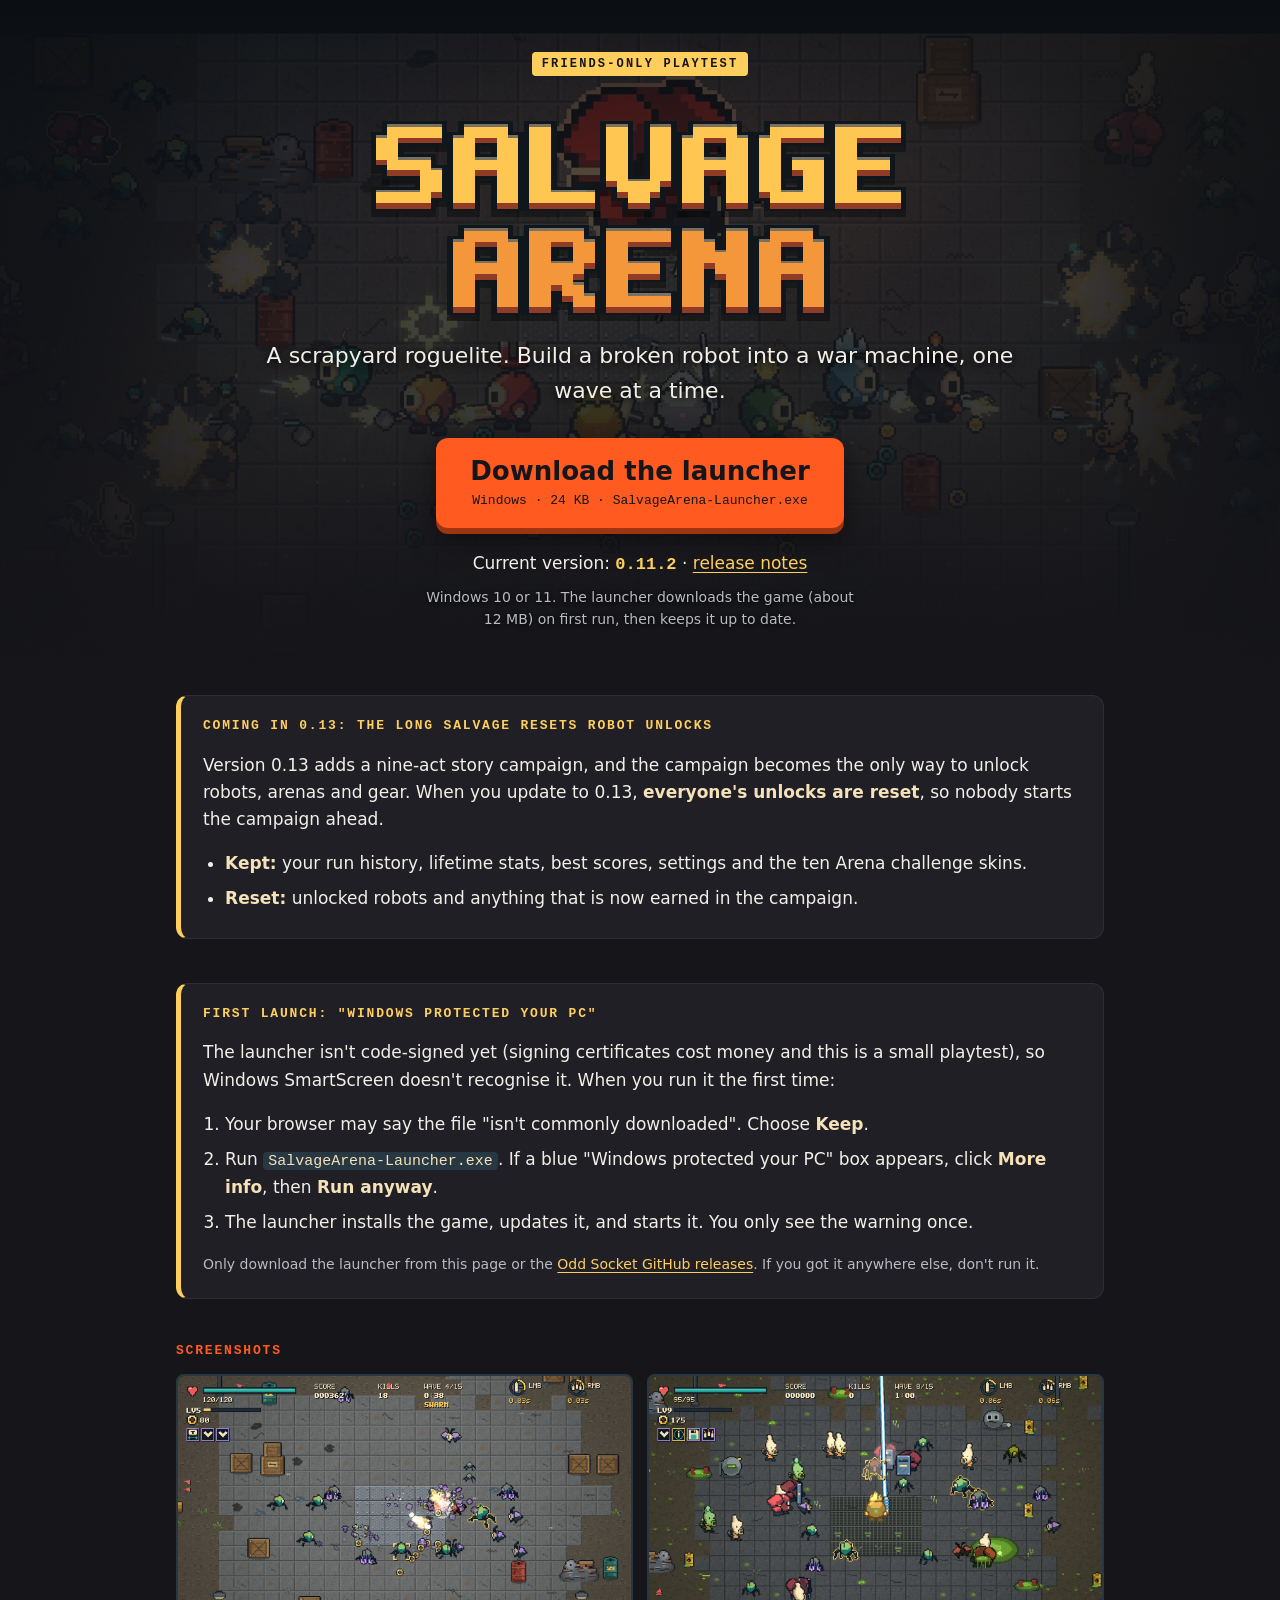
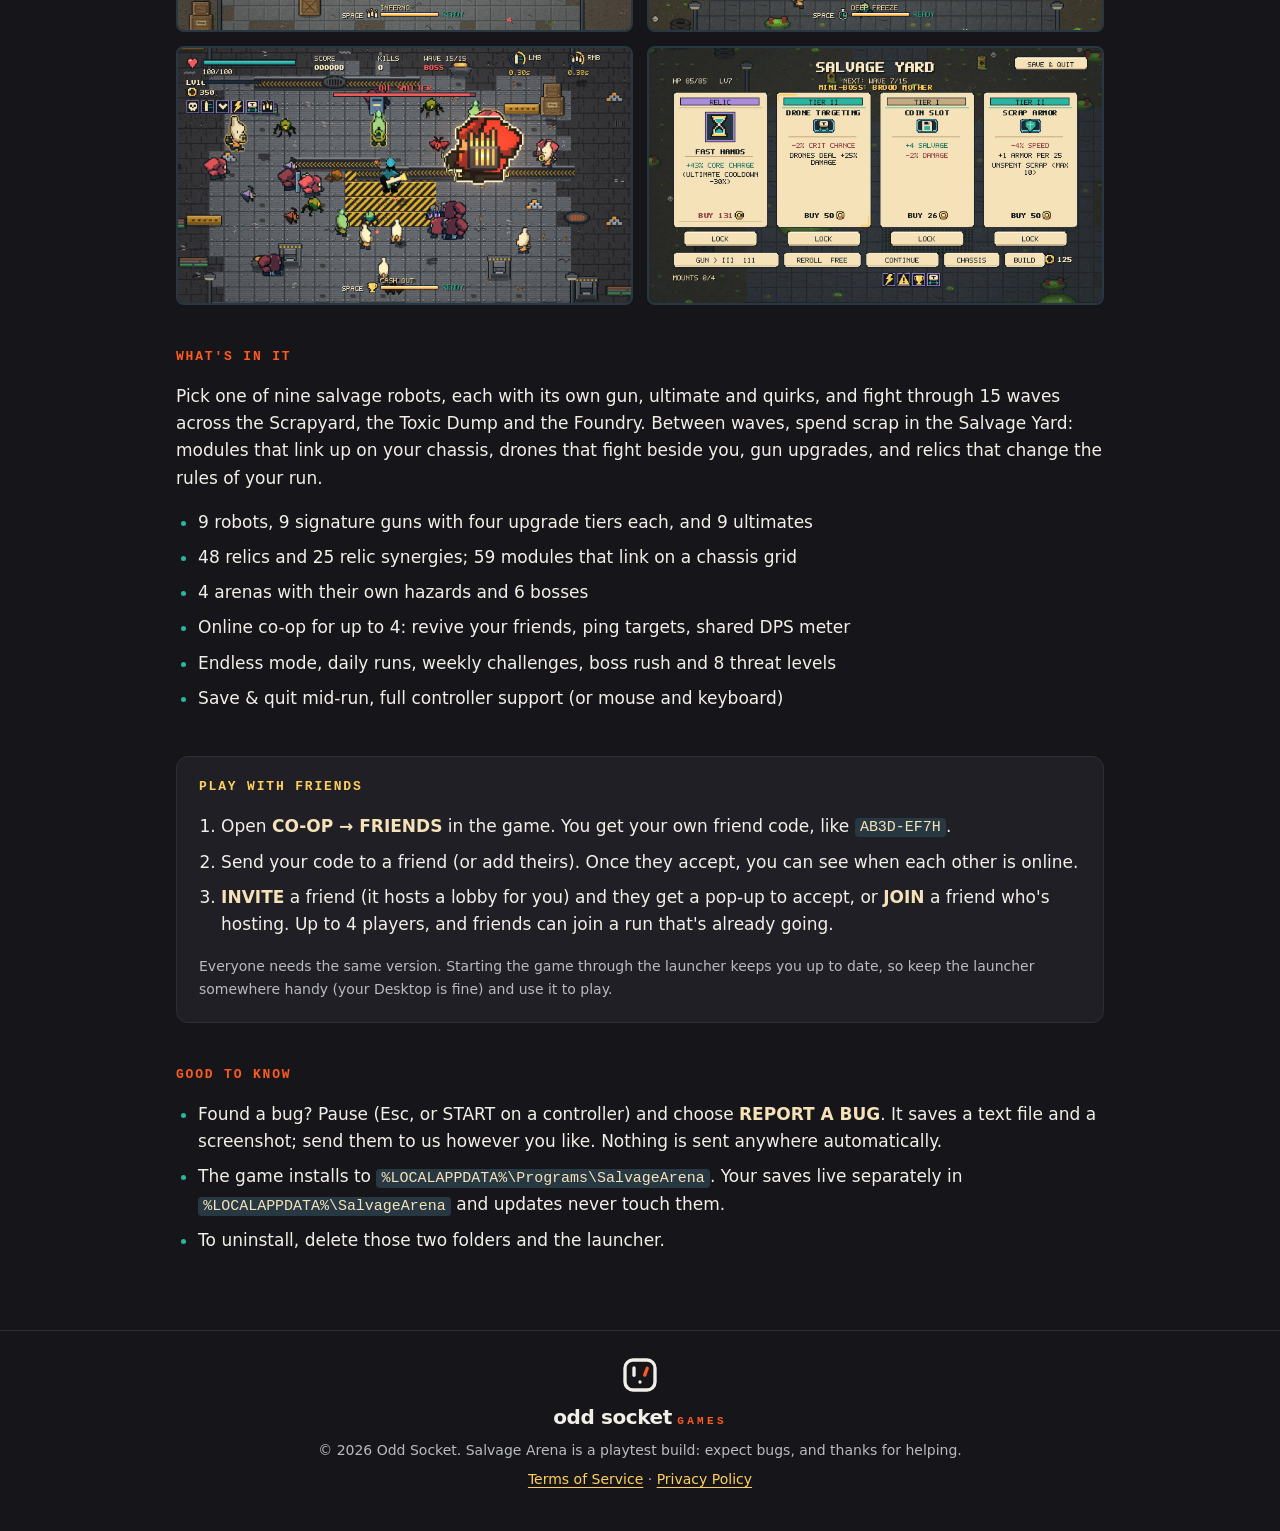
<file: index.html>
<!doctype html>
<html lang="en">
<head>
<meta charset="utf-8">
<meta name="viewport" content="width=device-width, initial-scale=1">
<!-- Friends-only playtest: keep search engines out. Delete this line at public launch (see DEPLOY.md). -->
<meta name="robots" content="noindex, nofollow">
<meta http-equiv="Content-Security-Policy" content="default-src 'self'; img-src 'self'; style-src 'self'; script-src 'self'; connect-src https://api.github.com; base-uri 'none'; form-action 'none'">
<meta name="referrer" content="no-referrer">
<title>Salvage Arena – playtest download</title>
<meta name="description" content="A scrapyard roguelite. Build a broken robot into a war machine, one wave at a time. Friends-only playtest for Windows.">
<meta name="theme-color" content="#16161A">
<!-- Link previews (Discord, etc.). These must be absolute URLs; change them if the site lives at a different address. -->
<meta property="og:title" content="Salvage Arena – playtest">
<meta property="og:description" content="A scrapyard roguelite. Solo or online co-op for up to 4. Windows download.">
<meta property="og:type" content="website">
<meta property="og:url" content="https://oddsocketgames.github.io/salvage-arena/">
<meta property="og:image" content="https://oddsocketgames.github.io/salvage-arena/social.jpg">
<meta name="twitter:card" content="summary_large_image">
<link rel="icon" href="odd-socket-mark.svg" type="image/svg+xml">
<link rel="stylesheet" href="style.css">
</head>
<body>
<a class="skip" href="#download">Skip to download</a>

<header class="hero">
  <img class="hero-bg" src="hero-scrapyard.jpg" alt="" width="1600" height="900">
  <div class="hero-inner">
    <p class="tag">Friends-only playtest</p>
    <h1><img class="logo pixel" src="salvage-arena-logo.png" width="1230" height="492" alt="Salvage Arena"></h1>
    <p class="pitch">A scrapyard roguelite. Build a broken robot into a war machine, one wave at a time.</p>

    <div id="download" class="dl">
      <a class="btn" href="https://github.com/oddsocketgames/salvage-arena-releases/releases/latest/download/SalvageArena-Launcher.exe">
        <span class="btn-main">Download the launcher</span>
        <span class="btn-sub">Windows · 24 KB · SalvageArena-Launcher.exe</span>
      </a>
      <p class="ver">Current version: <strong id="ver">0.11.2</strong> <span id="ver-date"></span>
        · <a id="ver-link" href="https://github.com/oddsocketgames/salvage-arena-releases/releases/latest">release notes</a></p>
      <p class="small">Windows 10 or 11. The launcher downloads the game (about 12 MB) on first run, then keeps it up to date.</p>
    </div>
  </div>
</header>

<main>
  <section class="card warn" aria-labelledby="reset">
    <h2 id="reset">Coming in 0.13: THE LONG SALVAGE resets robot unlocks</h2>
    <p>Version 0.13 adds a nine-act story campaign, and the campaign becomes the only way to unlock robots, arenas and
      gear. When you update to 0.13, <strong>everyone's unlocks are reset</strong>, so nobody starts the campaign ahead.</p>
    <ul>
      <li><strong>Kept:</strong> your run history, lifetime stats, best scores, settings and the ten Arena challenge skins.</li>
      <li><strong>Reset:</strong> unlocked robots and anything that is now earned in the campaign.</li>
    </ul>
  </section>

  <section class="card warn" aria-labelledby="first">
    <h2 id="first">First launch: "Windows protected your PC"</h2>
    <p>The launcher isn't code-signed yet (signing certificates cost money and this is a small playtest), so Windows SmartScreen
      doesn't recognise it. When you run it the first time:</p>
    <ol>
      <li>Your browser may say the file "isn't commonly downloaded". Choose <strong>Keep</strong>.</li>
      <li>Run <code>SalvageArena-Launcher.exe</code>. If a blue "Windows protected your PC" box appears, click
        <strong>More info</strong>, then <strong>Run anyway</strong>.</li>
      <li>The launcher installs the game, updates it, and starts it. You only see the warning once.</li>
    </ol>
    <p class="small">Only download the launcher from this page or the
      <a href="https://github.com/oddsocketgames/salvage-arena-releases/releases">Odd Socket GitHub releases</a>.
      If you got it anywhere else, don't run it.</p>
  </section>

  <section aria-labelledby="shots">
    <h2 id="shots">Screenshots</h2>
    <ul class="shots">
      <li><a href="shot-scrapyard.jpg"><img src="shot-scrapyard.jpg" width="1280" height="720" loading="lazy"
        alt="A robot fighting a swarm of insect-like enemies on the cracked concrete of the Scrapyard, with an explosion of scrap in the middle."></a></li>
      <li><a href="shot-toxic.jpg"><img src="shot-toxic.jpg" width="1280" height="720" loading="lazy"
        alt="A golden robot firing a long ice beam in the Toxic Dump, surrounded by enemies and green sludge pools."></a></li>
      <li><a href="shot-smelter.jpg"><img src="shot-smelter.jpg" width="1280" height="720" loading="lazy"
        alt="Wave 15 boss fight against The Smelter, a huge red furnace, on the hazard-striped floor of the Foundry."></a></li>
      <li><a href="shot-shop.jpg"><img src="shot-shop.jpg" width="1280" height="720" loading="lazy"
        alt="The Salvage Yard shop between waves, offering a relic and three modules to buy with scrap."></a></li>
    </ul>
  </section>

  <section aria-labelledby="what">
    <h2 id="what">What's in it</h2>
    <p>Pick one of nine salvage robots, each with its own gun, ultimate and quirks, and fight through 15 waves across the
      Scrapyard, the Toxic Dump and the Foundry. Between waves, spend scrap in the Salvage Yard: modules that link up on your
      chassis, drones that fight beside you, gun upgrades, and relics that change the rules of your run.</p>
    <ul class="feat">
      <li>9 robots, 9 signature guns with four upgrade tiers each, and 9 ultimates</li>
      <li>48 relics and 25 relic synergies; 59 modules that link on a chassis grid</li>
      <li>4 arenas with their own hazards and 6 bosses</li>
      <li>Online co-op for up to 4: revive your friends, ping targets, shared DPS meter</li>
      <li>Endless mode, daily runs, weekly challenges, boss rush and 8 threat levels</li>
      <li>Save &amp; quit mid-run, full controller support (or mouse and keyboard)</li>
    </ul>
  </section>

  <section class="card" aria-labelledby="friends">
    <h2 id="friends">Play with friends</h2>
    <ol>
      <li>Open <strong>CO-OP → FRIENDS</strong> in the game. You get your own friend code, like <code>AB3D-EF7H</code>.</li>
      <li>Send your code to a friend (or add theirs). Once they accept, you can see when each other is online.</li>
      <li><strong>INVITE</strong> a friend (it hosts a lobby for you) and they get a pop-up to accept, or <strong>JOIN</strong> a friend who's hosting. Up to 4 players,
        and friends can join a run that's already going.</li>
    </ol>
    <p class="small">Everyone needs the same version. Starting the game through the launcher keeps you up to date, so keep the
      launcher somewhere handy (your Desktop is fine) and use it to play.</p>
  </section>

  <section aria-labelledby="help">
    <h2 id="help">Good to know</h2>
    <ul class="feat">
      <li>Found a bug? Pause (Esc, or START on a controller) and choose <strong>REPORT A BUG</strong>. It saves a text file and a
        screenshot; send them to us however you like. Nothing is sent anywhere automatically.</li>
      <li>The game installs to <code>%LOCALAPPDATA%\Programs\SalvageArena</code>. Your saves live separately in
        <code>%LOCALAPPDATA%\SalvageArena</code> and updates never touch them.</li>
      <li>To uninstall, delete those two folders and the launcher.</li>
    </ul>
  </section>
</main>

<footer>
  <img class="mark" src="odd-socket-mark.svg" width="40" height="40" alt="">
  <p><span class="wordmark">odd socket</span> <span class="games">GAMES</span></p>
  <p class="small">© 2026 Odd Socket. Salvage Arena is a playtest build: expect bugs, and thanks for helping.</p>
  <p class="small"><a href="terms.html">Terms of Service</a> &middot; <a href="privacy.html">Privacy Policy</a></p>
</footer>

<dialog id="viewer" aria-label="Screenshot">
  <button type="button" class="viewer-close" aria-label="Close screenshot">&times;</button>
  <img alt="">
</dialog>
<script src="viewer.js" defer></script>
<script src="version.js" defer></script>
</body>
</html>
</file>
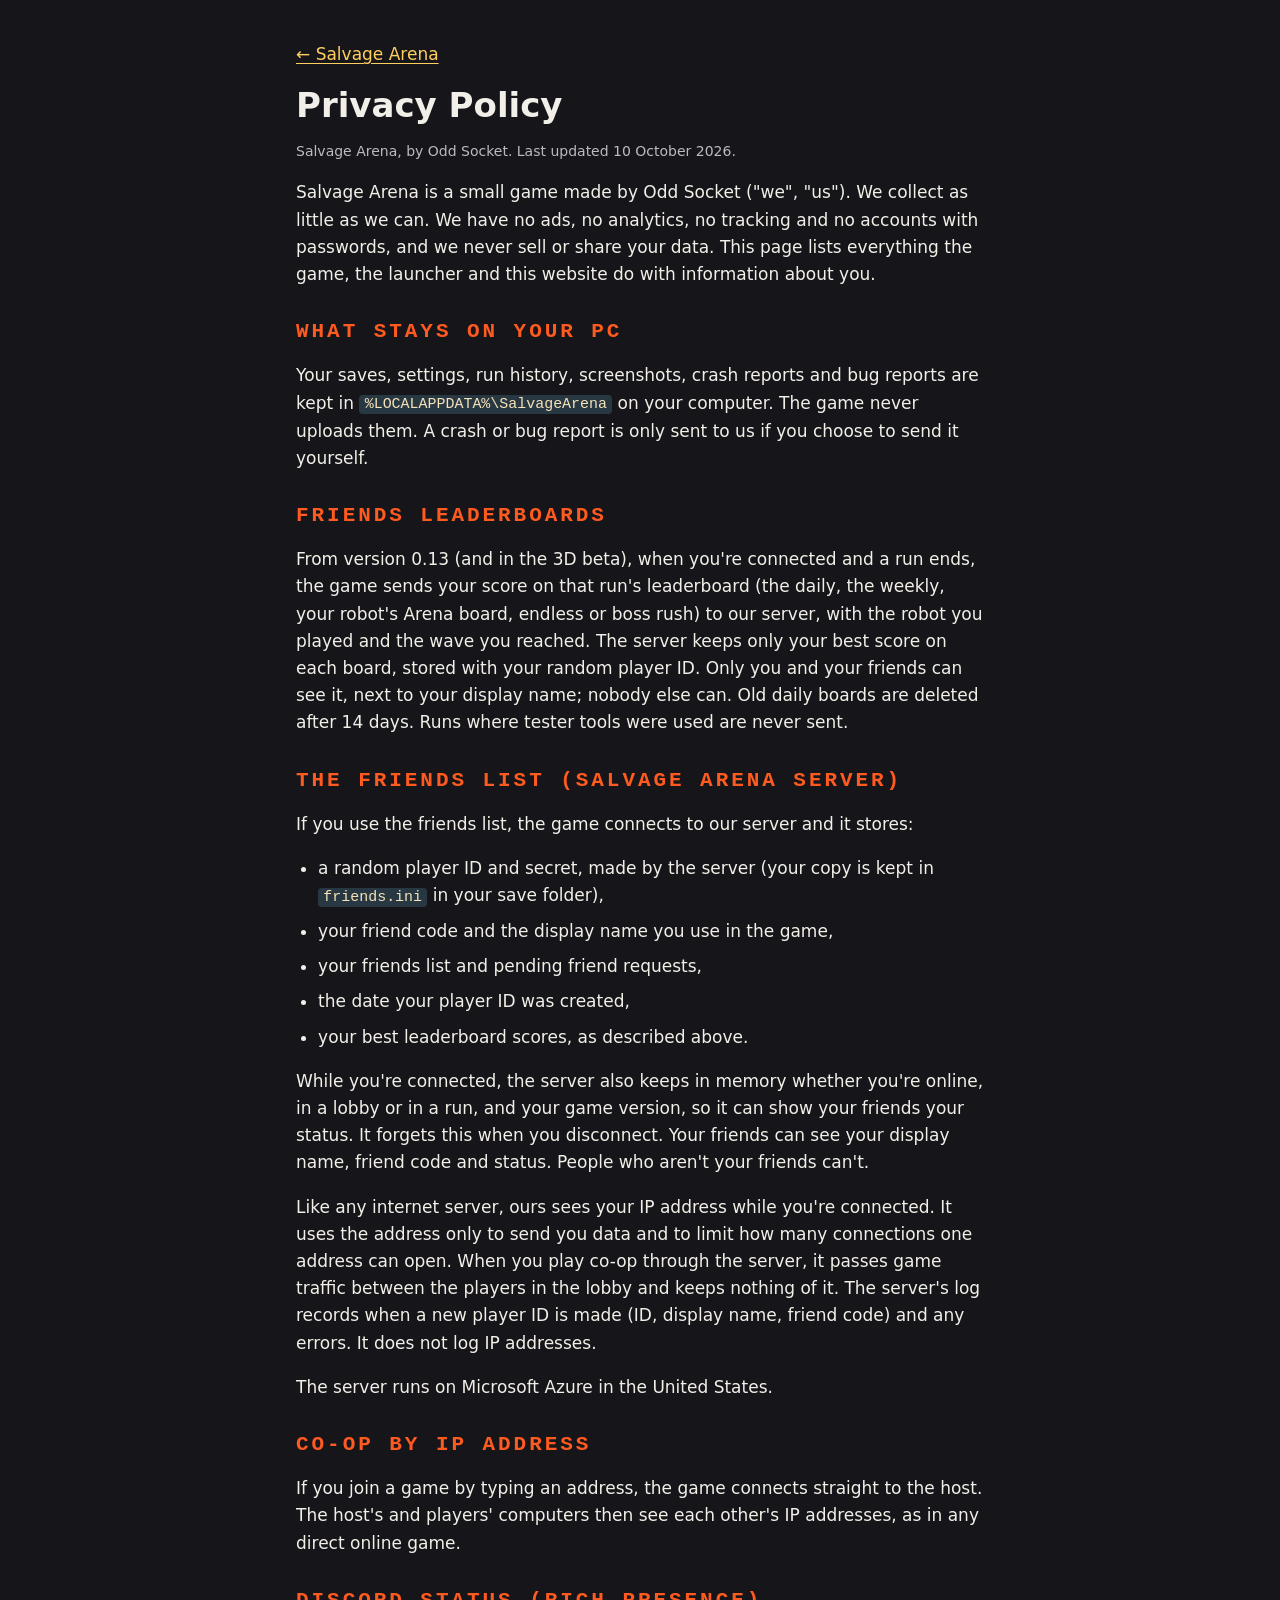
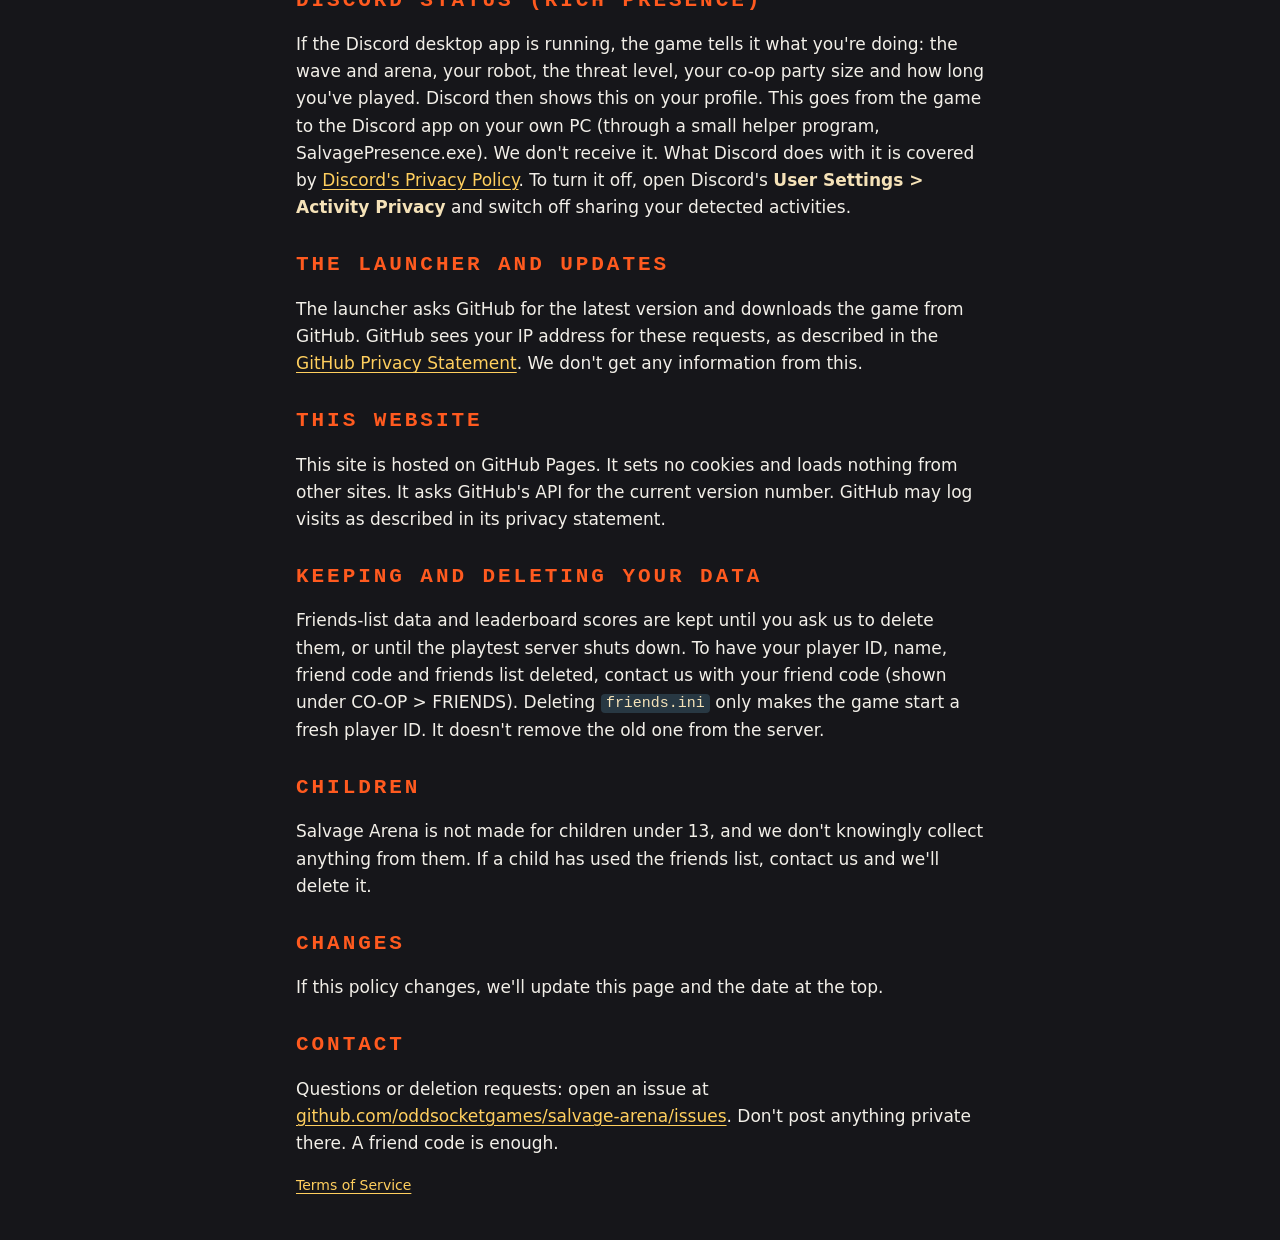
<file: privacy.html>
<!doctype html>
<html lang="en">
<head>
<meta charset="utf-8">
<meta name="viewport" content="width=device-width, initial-scale=1">
<meta name="robots" content="noindex, nofollow">
<meta http-equiv="Content-Security-Policy" content="default-src 'self'; img-src 'self'; style-src 'self'; script-src 'self'; base-uri 'none'; form-action 'none'">
<meta name="referrer" content="no-referrer">
<title>Salvage Arena – Privacy Policy</title>
<meta name="theme-color" content="#16161A">
<link rel="icon" href="odd-socket-mark.svg" type="image/svg+xml">
<link rel="stylesheet" href="style.css">
</head>
<body>
<main class="legal">
  <p><a href="./">&larr; Salvage Arena</a></p>
  <h1>Privacy Policy</h1>
  <p class="small">Salvage Arena, by Odd Socket. Last updated 10 October 2026.</p>

  <p>Salvage Arena is a small game made by Odd Socket ("we", "us"). We collect as little as we can. We have no ads,
    no analytics, no tracking and no accounts with passwords, and we never sell or share your data.
    This page lists everything the game, the launcher and this website do with information about you.</p>

  <h2>What stays on your PC</h2>
  <p>Your saves, settings, run history, screenshots, crash reports and bug reports are kept in
    <code>%LOCALAPPDATA%\SalvageArena</code> on your computer. The game never uploads them. A crash or bug report is only sent
    to us if you choose to send it yourself.</p>

  <h2>Friends leaderboards</h2>
  <p>From version 0.13 (and in the 3D beta), when you're connected and a run ends, the game sends your score on that run's leaderboard (the
    daily, the weekly, your robot's Arena board, endless or boss rush) to our server, with the robot you played and the
    wave you reached. The server keeps only your best score on each board, stored with your random player ID. Only you
    and your friends can see it, next to your display name; nobody else can. Old daily boards are deleted after 14 days.
    Runs where tester tools were used are never sent.</p>

  <h2>The friends list (Salvage Arena server)</h2>
  <p>If you use the friends list, the game connects to our server and it stores:</p>
  <ul>
    <li>a random player ID and secret, made by the server (your copy is kept in <code>friends.ini</code> in your save folder),</li>
    <li>your friend code and the display name you use in the game,</li>
    <li>your friends list and pending friend requests,</li>
    <li>the date your player ID was created,</li>
    <li>your best leaderboard scores, as described above.</li>
  </ul>
  <p>While you're connected, the server also keeps in memory whether you're online, in a lobby or in a run, and your
    game version, so it can show your friends your status. It forgets this when you disconnect. Your friends can see your display name,
    friend code and status. People who aren't your friends can't.</p>
  <p>Like any internet server, ours sees your IP address while you're connected. It uses the address only to send you
    data and to limit how many connections one address can open. When you play co-op through the server, it passes
    game traffic between the players in the lobby and keeps nothing of it. The server's log records when a new player ID
    is made (ID, display name, friend code) and any errors. It does not log IP addresses.</p>
  <p>The server runs on Microsoft Azure in the United States.</p>

  <h2>Co-op by IP address</h2>
  <p>If you join a game by typing an address, the game connects straight to the host. The host's and players'
    computers then see each other's IP addresses, as in any direct online game.</p>

  <h2>Discord status (Rich Presence)</h2>
  <p>If the Discord desktop app is running, the game tells it what you're doing: the wave and arena, your robot,
    the threat level, your co-op party size and how long you've played. Discord then shows this on your profile. This
    goes from the game to the Discord app on your own PC (through a small helper program, SalvagePresence.exe). We don't
    receive it. What Discord does with it is covered by
    <a href="https://discord.com/privacy">Discord's Privacy Policy</a>. To turn it off, open Discord's
    <strong>User Settings &gt; Activity Privacy</strong> and switch off sharing your detected activities.</p>

  <h2>The launcher and updates</h2>
  <p>The launcher asks GitHub for the latest version and downloads the game from GitHub. GitHub sees your
    IP address for these requests, as described in the
    <a href="https://docs.github.com/site-policy/privacy-policies/github-general-privacy-statement">GitHub Privacy Statement</a>.
    We don't get any information from this.</p>

  <h2>This website</h2>
  <p>This site is hosted on GitHub Pages. It sets no cookies and loads nothing from other sites. It asks
    GitHub's API for the current version number. GitHub may log visits as described in its privacy statement.</p>

  <h2>Keeping and deleting your data</h2>
  <p>Friends-list data and leaderboard scores are kept until you ask us to delete them, or until the playtest server shuts down. To have your player ID,
    name, friend code and friends list deleted, contact us with your friend code (shown under CO-OP &gt; FRIENDS).
    Deleting <code>friends.ini</code> only makes the game start a fresh player ID. It doesn't remove the old one from the server.</p>

  <h2>Children</h2>
  <p>Salvage Arena is not made for children under 13, and we don't knowingly collect anything from them. If a child has
    used the friends list, contact us and we'll delete it.</p>

  <h2>Changes</h2>
  <p>If this policy changes, we'll update this page and the date at the top.</p>

  <h2>Contact</h2>
  <p>Questions or deletion requests: open an issue at
    <a href="https://github.com/oddsocketgames/salvage-arena/issues">github.com/oddsocketgames/salvage-arena/issues</a>.
    Don't post anything private there. A friend code is enough.</p>

  <p class="small"><a href="terms.html">Terms of Service</a></p>
</main>
</body>
</html>
</file>
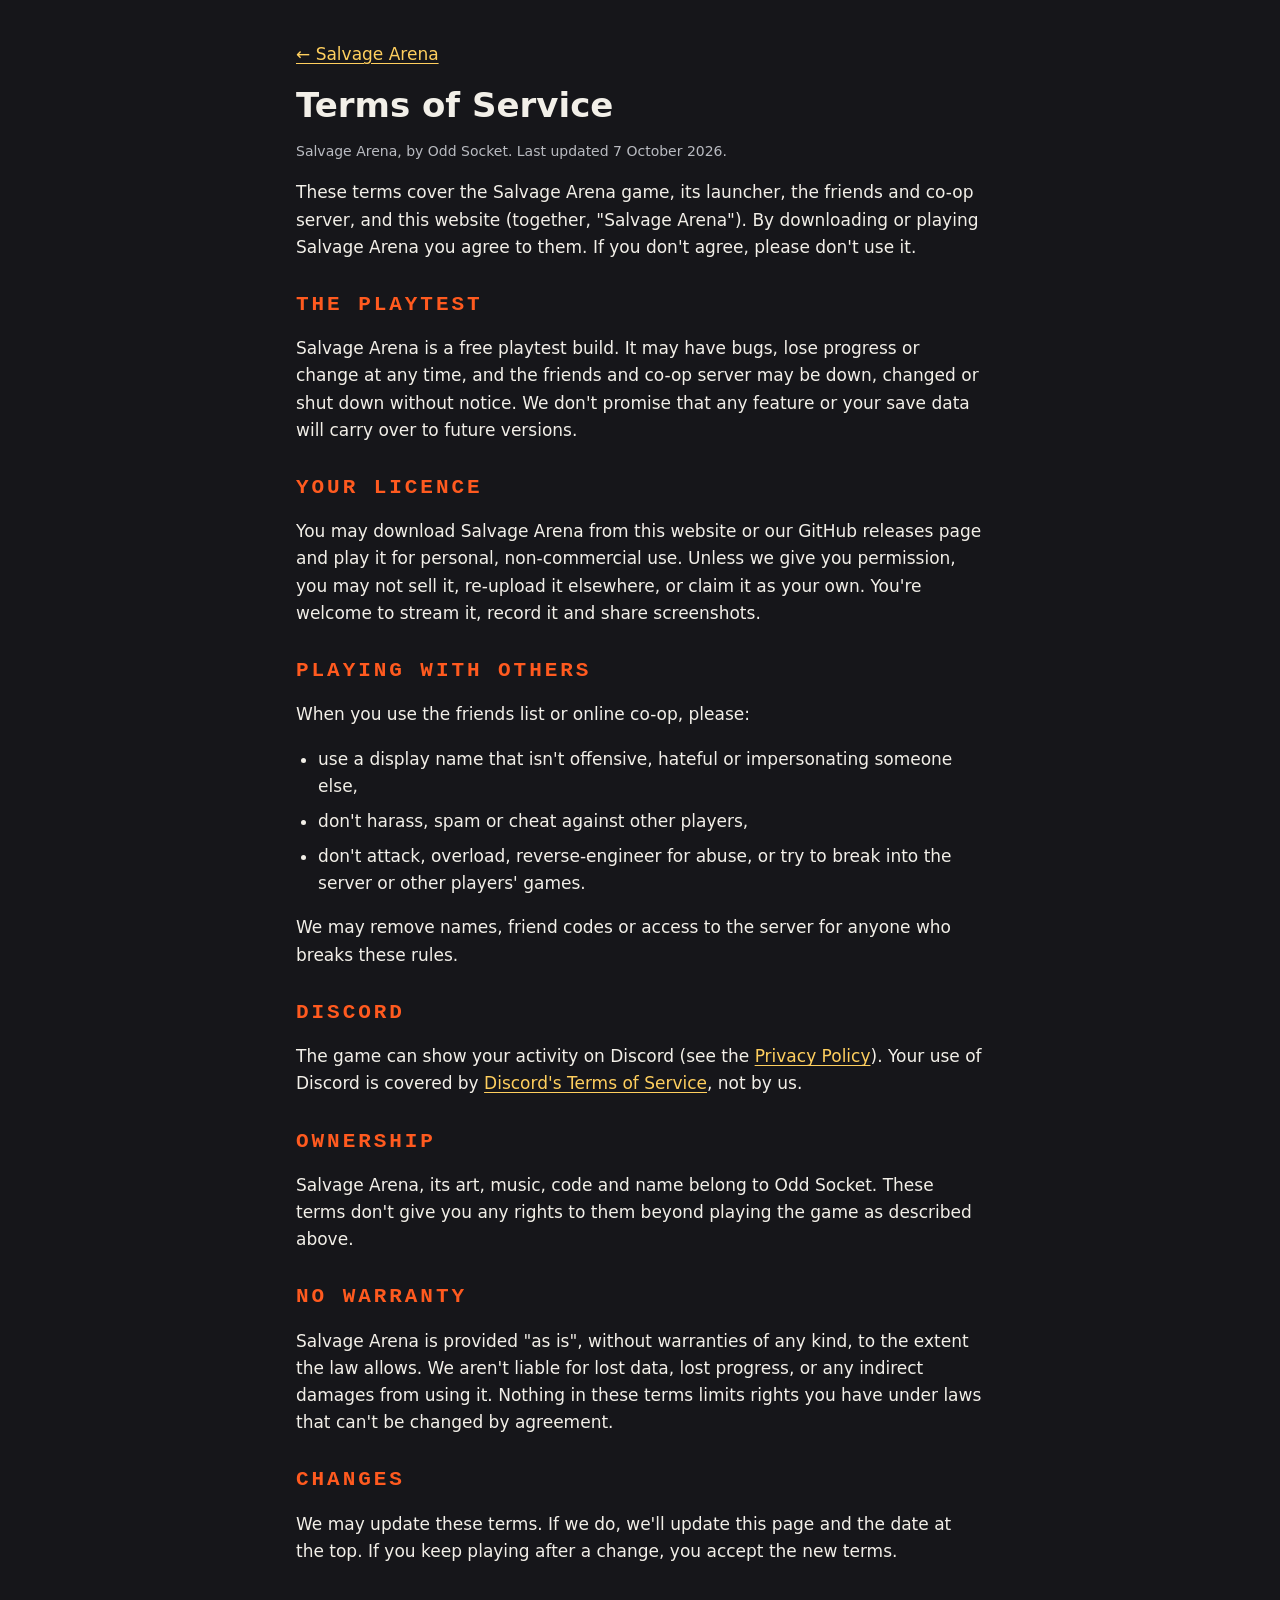
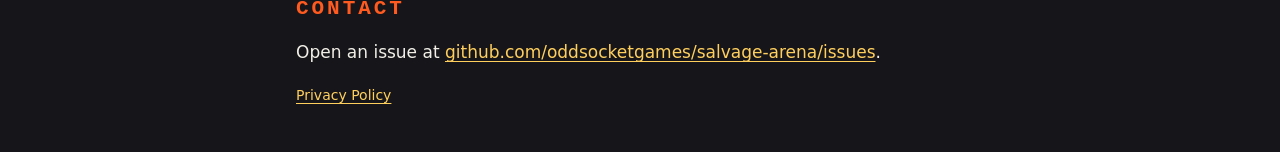
<file: terms.html>
<!doctype html>
<html lang="en">
<head>
<meta charset="utf-8">
<meta name="viewport" content="width=device-width, initial-scale=1">
<meta name="robots" content="noindex, nofollow">
<meta http-equiv="Content-Security-Policy" content="default-src 'self'; img-src 'self'; style-src 'self'; script-src 'self'; base-uri 'none'; form-action 'none'">
<meta name="referrer" content="no-referrer">
<title>Salvage Arena – Terms of Service</title>
<meta name="theme-color" content="#16161A">
<link rel="icon" href="odd-socket-mark.svg" type="image/svg+xml">
<link rel="stylesheet" href="style.css">
</head>
<body>
<main class="legal">
  <p><a href="./">&larr; Salvage Arena</a></p>
  <h1>Terms of Service</h1>
  <p class="small">Salvage Arena, by Odd Socket. Last updated 7 October 2026.</p>

  <p>These terms cover the Salvage Arena game, its launcher, the friends and co-op server, and this website (together,
    "Salvage Arena"). By downloading or playing Salvage Arena you agree to them. If you don't agree, please don't use it.</p>

  <h2>The playtest</h2>
  <p>Salvage Arena is a free playtest build. It may have bugs, lose progress or change at any time, and the friends and co-op server may
    be down, changed or shut down without notice. We don't promise that any feature or your save data will carry over to future versions.</p>

  <h2>Your licence</h2>
  <p>You may download Salvage Arena from this website or our GitHub releases page and play it for personal,
    non-commercial use. Unless we give you permission, you may not sell it, re-upload it elsewhere, or claim it as your
    own. You're welcome to stream it, record it and share screenshots.</p>

  <h2>Playing with others</h2>
  <p>When you use the friends list or online co-op, please:</p>
  <ul>
    <li>use a display name that isn't offensive, hateful or impersonating someone else,</li>
    <li>don't harass, spam or cheat against other players,</li>
    <li>don't attack, overload, reverse-engineer for abuse, or try to break into the server or other players' games.</li>
  </ul>
  <p>We may remove names, friend codes or access to the server for anyone who breaks these rules.</p>

  <h2>Discord</h2>
  <p>The game can show your activity on Discord (see the <a href="privacy.html">Privacy Policy</a>). Your use of Discord
    is covered by <a href="https://discord.com/terms">Discord's Terms of Service</a>, not by us.</p>

  <h2>Ownership</h2>
  <p>Salvage Arena, its art, music, code and name belong to Odd Socket. These terms don't give you any rights to them
    beyond playing the game as described above.</p>

  <h2>No warranty</h2>
  <p>Salvage Arena is provided "as is", without warranties of any kind, to the extent the law allows. We aren't liable
    for lost data, lost progress, or any indirect damages from using it. Nothing in these terms limits rights you have
    under laws that can't be changed by agreement.</p>

  <h2>Changes</h2>
  <p>We may update these terms. If we do, we'll update this page and the date at the top. If you keep playing after a
    change, you accept the new terms.</p>

  <h2>Contact</h2>
  <p>Open an issue at
    <a href="https://github.com/oddsocketgames/salvage-arena/issues">github.com/oddsocketgames/salvage-arena/issues</a>.</p>

  <p class="small"><a href="privacy.html">Privacy Policy</a></p>
</main>
</body>
</html>
</file>
<file: style.css>
/* Salvage Arena playtest page. Studio colours + the game's UI palette. No web fonts are loaded
   (no third-party requests); Space Grotesk / IBM Plex Mono are used if the visitor has them installed. */
:root {
  --carbon: #16161A;
  --lifted: #1F1F25;
  --paper: #F2EFE8;
  --orange: #FF5A1F;
  --steel: #8A8D94;
  --ink: #101820;
  --ivory: #F5E2B8;
  --gold: #FFCF5E;
  --teal: #28B6A2;
  --red: #EF5B5B;
  --steel-ui: #283843;
  --sans: 'Space Grotesk', system-ui, -apple-system, 'Segoe UI', Roboto, sans-serif;
  --mono: 'IBM Plex Mono', ui-monospace, Consolas, 'Cascadia Mono', monospace;
}

* { box-sizing: border-box; }
html { -webkit-text-size-adjust: 100%; }
body {
  margin: 0;
  background: var(--carbon);
  color: var(--paper);
  font: 17px/1.6 var(--sans);
}
img { max-width: 100%; height: auto; display: block; }
.pixel { image-rendering: pixelated; image-rendering: crisp-edges; }

a { color: var(--gold); text-underline-offset: 3px; }
a:hover { color: var(--paper); }
:focus-visible { outline: 3px solid var(--gold); outline-offset: 3px; border-radius: 4px; }

code {
  font-family: var(--mono);
  font-size: .88em;
  background: var(--steel-ui);
  color: var(--ivory);
  padding: .1em .35em;
  border-radius: 4px;
  overflow-wrap: anywhere;
}
strong { color: var(--ivory); }
.small { font-size: 14px; color: #B9BBC1; }

.skip {
  position: absolute; left: 16px; top: -60px;
  background: var(--gold); color: var(--ink); padding: 8px 14px; border-radius: 6px; z-index: 10;
}
.skip:focus { top: 12px; }

/* ---------- hero ---------- */
.hero { position: relative; overflow: hidden; background: var(--ink); }
.hero-bg {
  position: absolute; inset: 0; width: 100%; height: 100%;
  object-fit: cover; opacity: .45;
}
.hero::after {
  content: ""; position: absolute; inset: 0;
  background: linear-gradient(180deg, rgba(22,22,26,.25) 0%, rgba(22,22,26,.7) 65%, var(--carbon) 100%);
}
.hero-inner {
  position: relative; z-index: 1;
  max-width: 820px; margin: 0 auto; padding: 48px 16px 56px; text-align: center;
}
.tag {
  display: inline-block; margin: 0 0 18px;
  font: 600 12px/1 var(--mono); letter-spacing: .18em; text-transform: uppercase;
  color: var(--carbon); background: var(--gold); padding: 6px 10px; border-radius: 4px;
}
h1 { margin: 0; }
.logo { width: min(560px, 92%); margin: 0 auto; filter: drop-shadow(0 6px 0 rgba(0,0,0,.35)); }
.pitch { font-size: clamp(18px, 3.4vw, 22px); margin: 20px auto 30px; max-width: 34em; text-shadow: 0 2px 8px #000; }

.dl { display: flex; flex-direction: column; align-items: center; gap: 4px; }
.btn {
  display: inline-flex; flex-direction: column; align-items: center;
  background: var(--orange); color: var(--carbon); text-decoration: none;
  padding: 18px 34px; border-radius: 12px;
  box-shadow: 0 6px 0 #9E3410, 0 10px 28px rgba(0,0,0,.5);
  transition: transform .08s ease, box-shadow .08s ease, background .15s;
  max-width: 100%;
}
.btn:hover { background: #FF7240; color: var(--carbon); }
.btn:active { transform: translateY(4px); box-shadow: 0 2px 0 #9E3410, 0 4px 14px rgba(0,0,0,.5); }
.btn:focus-visible { outline-color: var(--paper); }
.btn-main { font-weight: 700; font-size: clamp(20px, 5vw, 26px); line-height: 1.2; }
.btn-sub { font: 500 13px/1.4 var(--mono); margin-top: 4px; overflow-wrap: anywhere; }
.ver { margin: 18px 0 0; }
.ver strong { color: var(--gold); font-family: var(--mono); }
.dl .small { margin: 4px 0 0; max-width: 32em; text-shadow: 0 1px 4px #000; }

/* ---------- content ---------- */
main { max-width: 960px; margin: 0 auto; padding: 8px 16px 32px; }
section { margin: 0 0 44px; }
h2 {
  font: 700 13px/1.3 var(--mono); letter-spacing: .14em; text-transform: uppercase;
  color: var(--orange); margin: 0 0 14px;
}
.card {
  background: var(--lifted); border: 1px solid #2E2E36; border-radius: 12px; padding: 22px 22px 8px;
}
.card.warn { border-left: 5px solid var(--gold); }
.card h2 { color: var(--gold); }
ol, ul { padding-left: 1.3em; }
li { margin: 0 0 8px; }

.shots {
  list-style: none; padding: 0; margin: 0;
  display: grid; grid-template-columns: repeat(auto-fit, minmax(min(100%, 380px), 1fr)); gap: 14px;
}
.shots li { margin: 0; }
.shots a { display: block; border-radius: 8px; overflow: hidden; border: 2px solid var(--steel-ui); }
.shots a:hover { border-color: var(--teal); }

/* ---------- screenshot viewer ---------- */
#viewer {
  padding: 0; border: 0; background: transparent; max-width: 100vw; max-height: 100vh;
  width: 100vw; height: 100vh; display: none; align-items: center; justify-content: center; cursor: zoom-out;
}
#viewer[open] { display: flex; }
#viewer::backdrop { background: rgba(10, 10, 14, .92); }
#viewer img { max-width: calc(100vw - 32px); max-height: calc(100vh - 96px); width: auto; border-radius: 6px; }
.viewer-close {
  position: fixed; top: 12px; right: 12px; width: 48px; height: 48px; border-radius: 50%;
  border: 2px solid var(--steel); background: var(--lifted); color: var(--paper);
  font: 32px/1 var(--sans); cursor: pointer;
}
.viewer-close:hover, .viewer-close:focus-visible { border-color: var(--gold); color: var(--gold); outline: none; }

.feat li::marker { color: var(--teal); }

/* ---------- footer ---------- */
footer { text-align: center; padding: 24px 16px 40px; border-top: 1px solid #2E2E36; }
footer p { margin: 6px 0; }
.mark { margin: 0 auto 6px; }
.wordmark { font-weight: 700; font-size: 20px; letter-spacing: -.02em; }
.games { font: 600 11px var(--mono); letter-spacing: .3em; color: var(--orange); }

@media (prefers-reduced-motion: reduce) {
  .btn { transition: none; }
}

/* ---------- terms / privacy pages ---------- */
.legal { max-width: 720px; padding-top: 24px; }
.legal h1 { font-size: 34px; line-height: 1.2; margin: 8px 0 4px; }
.legal h2 { font-size: 21px; margin: 30px 0 8px; }
</file>
